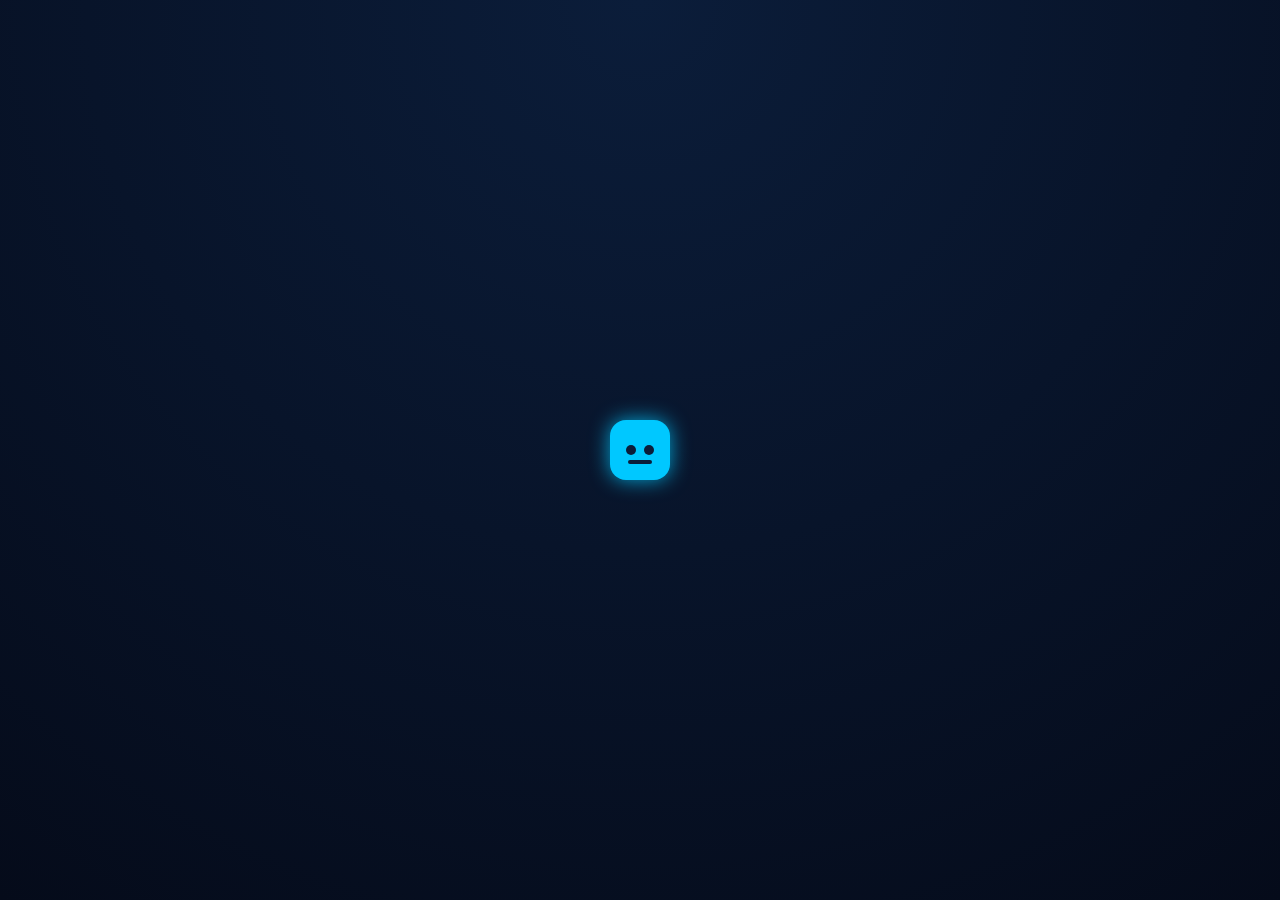
<file: index.html>
<!DOCTYPE html>
<html lang="tr">
<head>
<meta charset="UTF-8">
<title>KuramaMC</title>
<link href="https://fonts.googleapis.com/css2?family=Poppins:wght@600;800&display=swap" rel="stylesheet">
<style>
* {
    margin: 0;
    padding: 0;
    box-sizing: border-box;
    font-family: "Poppins", sans-serif;
}

body {
    background: radial-gradient(circle at top, #0b1d3a, #050b1a);
    height: 100vh;
    overflow: hidden;
    color: white;
    display: flex;
    align-items: center;
    justify-content: center;
}

/* Yazı */
.container {
    text-align: center;
    z-index: 2;
}

.word {
    display: inline-block;
    font-size: 64px;
    font-weight: 800;
    letter-spacing: 3px;
    text-transform: uppercase;
    color: #ffffff;
    text-shadow: 
        0 0 10px rgba(0, 200, 255, 0.6),
        0 0 30px rgba(0, 200, 255, 0.4);
    opacity: 0;
    transform: translateY(-120px);
    animation: slideDown 1s ease-out forwards;
}

.word:nth-child(1) { animation-delay: 0.2s; }
.word:nth-child(2) { animation-delay: 0.6s; }
.word:nth-child(3) { animation-delay: 1s; }

@keyframes slideDown {
    to {
        opacity: 1;
        transform: translateY(0);
    }
}

/* Karakter (robot) */
.robot {
    position: fixed;
    width: 60px;
    height: 60px;
    background: #00c8ff;
    border-radius: 16px;
    box-shadow: 0 0 20px rgba(0, 200, 255, 0.8);
    display: flex;
    align-items: center;
    justify-content: center;
    transition: transform 0.1s linear;
    z-index: 1;
}

.robot::before,
.robot::after {
    content: "";
    position: absolute;
    background: #0b1d3a;
    border-radius: 50%;
}

.robot::before {
    width: 10px;
    height: 10px;
    left: 16px;
}

.robot::after {
    width: 10px;
    height: 10px;
    right: 16px;
}

.mouth {
    position: absolute;
    bottom: 16px;
    width: 24px;
    height: 4px;
    background: #0b1d3a;
    border-radius: 4px;
}
</style>
</head>
<body>

<div class="container">
    <span class="word">Burada</span>
    <span class="word">Sona</span>
    <span class="word">Erdi.</span>
</div>

<div class="robot">
    <div class="mouth"></div>
</div>

<script>
const robot = document.querySelector(".robot");

let mouseX = window.innerWidth / 2;
let mouseY = window.innerHeight / 2;
let robotX = mouseX;
let robotY = mouseY;

// Mouse pozisyonu
document.addEventListener("mousemove", (e) => {
    mouseX = e.clientX;
    mouseY = e.clientY;
});

// Yumuşak takip (smooth follow)
function animate() {
    robotX += (mouseX - robotX) * 0.08;
    robotY += (mouseY - robotY) * 0.08;

    robot.style.left = robotX - 30 + "px";
    robot.style.top = robotY - 30 + "px";

    requestAnimationFrame(animate);
}

animate();
</script>

</body>
</html>
</file>
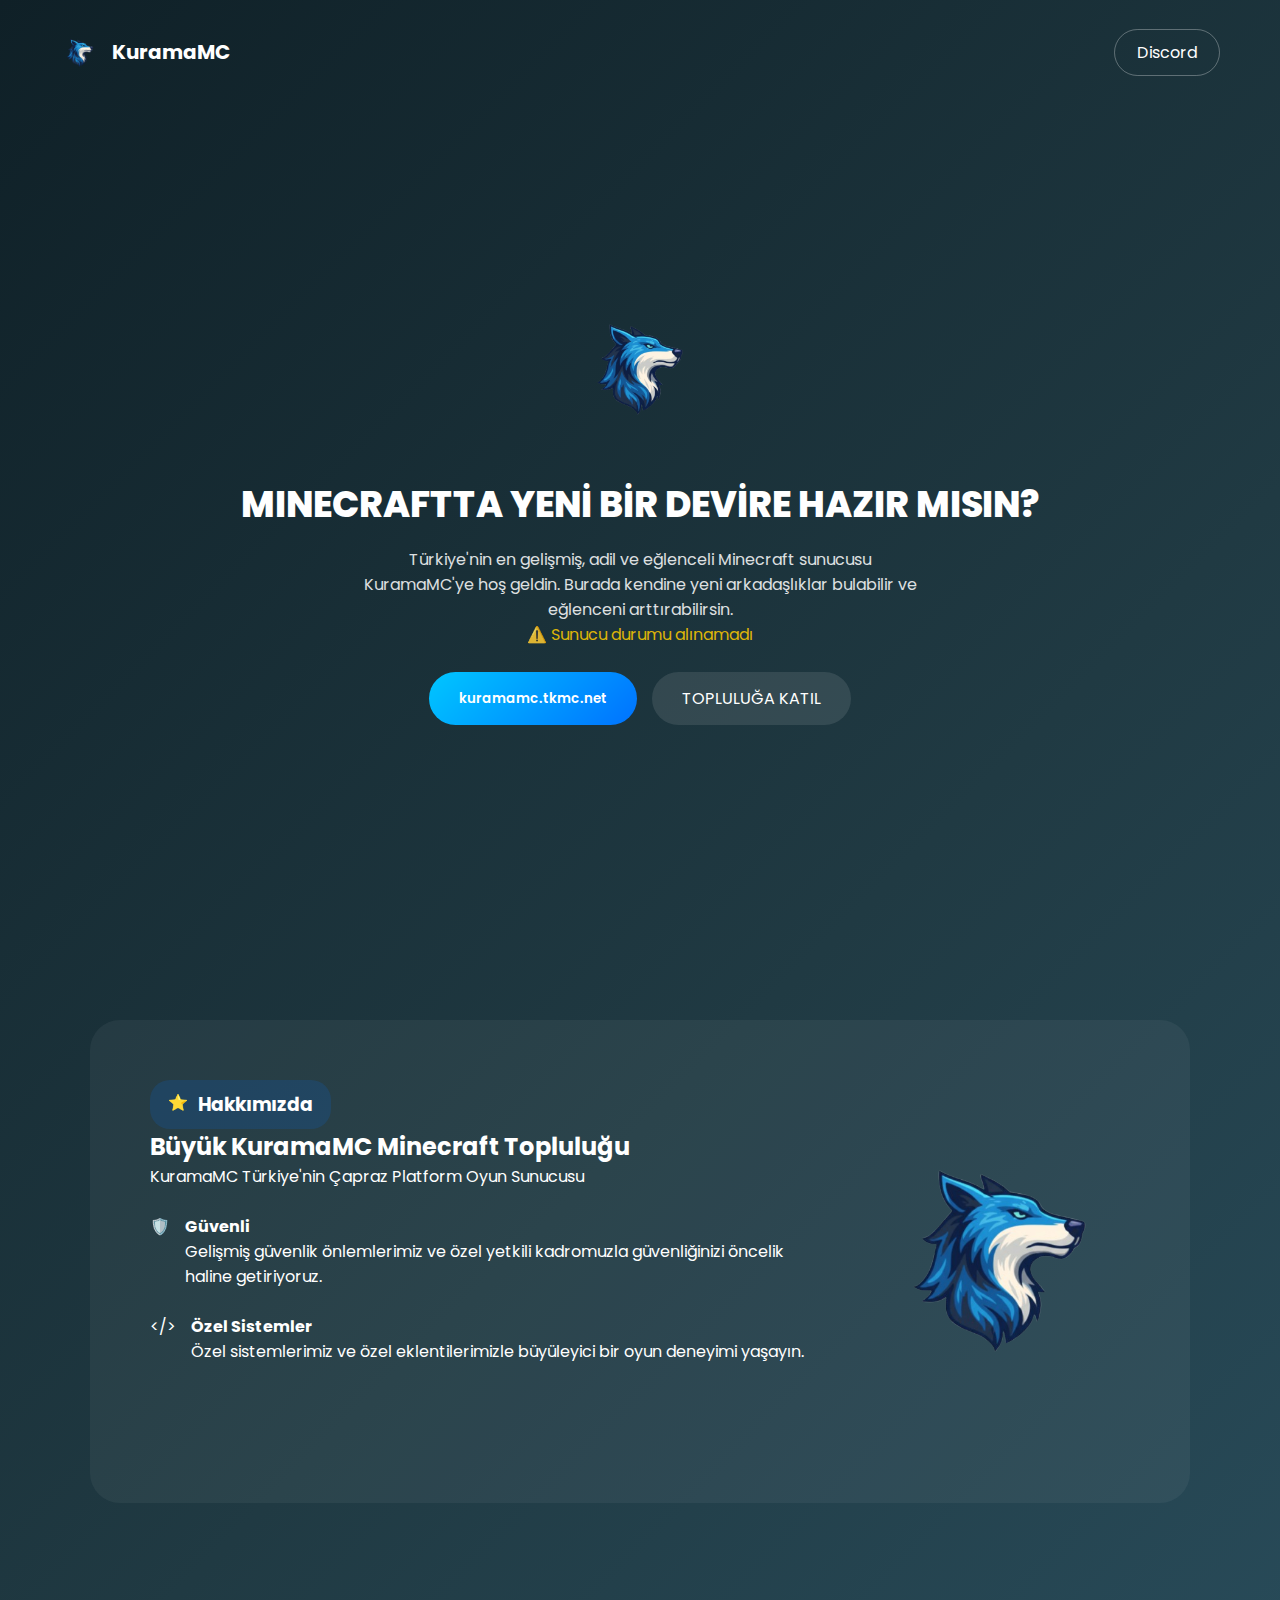
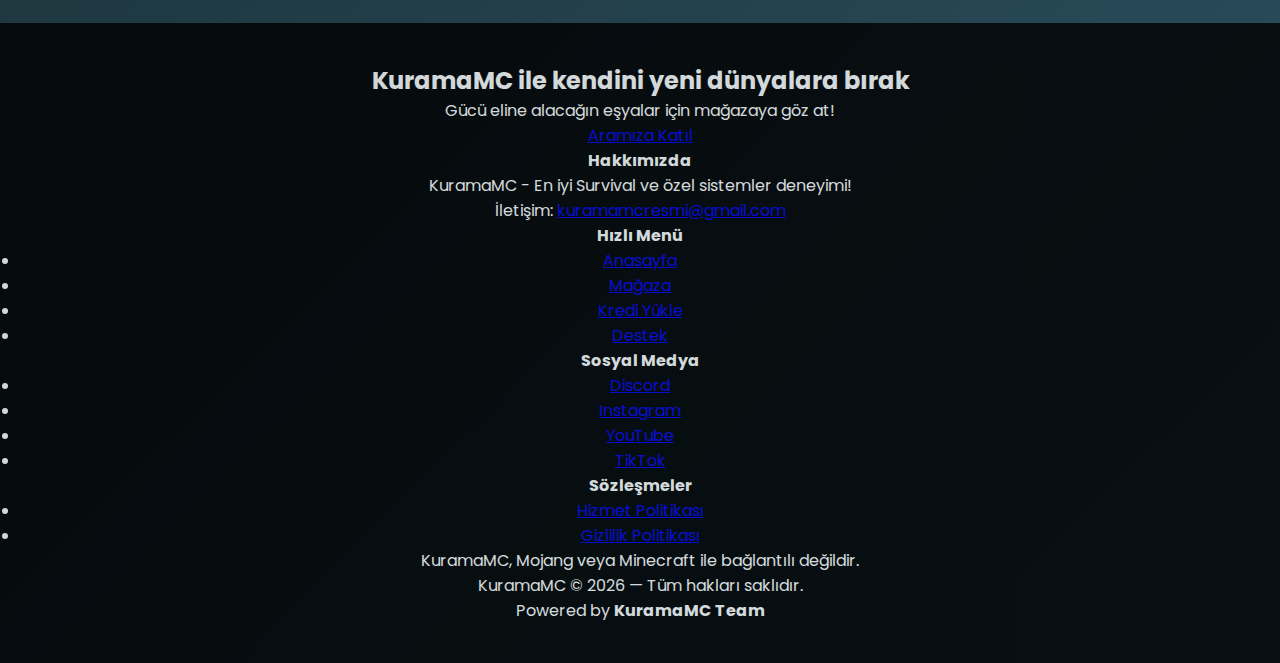
<file: site.html>
<!DOCTYPE html>
<html lang="tr">
<head>
  <meta charset="UTF-8" />
  <meta name="viewport" content="width=device-width, initial-scale=1.0"/>
  <title>KuramaMC</title>

  <link href="https://fonts.googleapis.com/css2?family=Poppins:wght@300;400;600;700;800&display=swap" rel="stylesheet">
  <link rel="stylesheet" href="style.css">
</head>
<body>

<header class="hero">
  <nav class="navbar">
    <div class="nav-left">
      <img src="assets/logo.png" class="nav-logo">
      <span class="logo-text">KuramaMC</span>
    </div>

    <!-- DISCORD NAVBAR -->
    <a href="https://dsc.gg/kuramamc" target="_blank" class="btn-outline">
      Discord
    </a>
  </nav>

  <div class="hero-content">
    <img src="assets/logo.png" class="main-logo">

    <h2>MINECRAFTTA YENİ BİR DEVİRE HAZIR MISIN?</h2>

    <p>
      Türkiye'nin en gelişmiş, adil ve eğlenceli Minecraft sunucusu<br>
      KuramaMC'ye hoş geldin. Burada kendine yeni arkadaşlıklar bulabilir ve
      eğlenceni arttırabilirsin.
    </p>

    <p id="server-status">Sunucu durumu yükleniyor...</p>

    <div class="buttons">
      <button class="btn-primary ip-button" onclick="copyIP()">
        kuramamc.tkmc.net
      </button>

      <!-- TOPLULUK BUTONU -->
      <a href="https://dsc.gg/kuramamc" target="_blank" class="btn-secondary">
        TOPLULUĞA KATIL
      </a>
    </div>
  </div>
</header>

<!-- HAKKIMIZDA -->
<section class="about-section">
  <div class="about-card">

    <div class="about-left">
      <div class="about-title">
        <span class="icon">⭐</span>
        <h3>Hakkımızda</h3>
      </div>

      <h2>Büyük KuramaMC Minecraft Topluluğu</h2>
      <p class="about-desc">
        KuramaMC Türkiye'nin Çapraz Platform Oyun Sunucusu
      </p>

      <div class="feature">
        <span class="feature-icon">🛡️</span>
        <div>
          <h4>Güvenli</h4>
          <p>
            Gelişmiş güvenlik önlemlerimiz ve özel yetkili kadromuzla
            güvenliğinizi öncelik haline getiriyoruz.
          </p>
        </div>
      </div>

      <div class="feature">
        <span class="feature-icon">&lt;/&gt;</span>
        <div>
          <h4>Özel Sistemler</h4>
          <p>
            Özel sistemlerimiz ve özel eklentilerimizle büyüleyici bir oyun
            deneyimi yaşayın.
          </p>
        </div>
      </div>
    </div>

    <div class="about-right">
      <img src="assets/logo.png" alt="KuramaMC Logo">
    </div>

  </div>
</section>

<!-- FOOTER -->
<footer class="footer">
  <div class="footer-container">

    <div class="footer-top">
      <h2>KuramaMC ile kendini yeni dünyalara bırak</h2>
      <p>Gücü eline alacağın eşyalar için mağazaya göz at!</p>

      <!-- FOOTER KATIL -->
      <a href="https://dsc.gg/kuramamc" target="_blank" class="footer-btn">
        Aramıza Katıl
      </a>
    </div>

    <div class="footer-grid">
      <div>
        <h4>Hakkımızda</h4>
        <p>KuramaMC - En iyi Survival ve özel sistemler deneyimi!</p>
        <p class="footer-mail">
          İletişim:
          <a href="mailto:kuramamcresmi@gmail.com">
            kuramamcresmi@gmail.com
          </a>
        </p>
      </div>

      <div>
        <h4>Hızlı Menü</h4>
        <ul>
          <li><a href="#">Anasayfa</a></li>
          <li><a href="#">Mağaza</a></li>
          <li><a href="#">Kredi Yükle</a></li>
          <li><a href="#">Destek</a></li>
        </ul>
      </div>

     <div>
  <h4>Sosyal Medya</h4>
  <ul>
    <li>
      <a href="https://dsc.gg/kuramamc" target="_blank">
        Discord
      </a>
    </li>

    <li>
      <a href="https://www.instagram.com/kuramamc_resmi/" target="_blank">
        Instagram
      </a>
    </li>

    <li>
      <a href="https://www.youtube.com/@kuramamcresmi" target="_blank">
        YouTube
      </a>
    </li>

    <li>
      <a href="https://www.tiktok.com/@kuramamc" target="_blank">
        TikTok
      </a>
    </li>
  </ul>
</div>


        </ul>
      </div>

      <div>
        <h4>Sözleşmeler</h4>
        <ul>
          <li><a href="#">Hizmet Politikası</a></li>
          <li><a href="#">Gizlilik Politikası</a></li>
        </ul>
      </div>
    </div>

    <div class="footer-bottom">
      <p>
        KuramaMC, Mojang veya Minecraft ile bağlantılı değildir.<br>
        KuramaMC © 2026 — Tüm hakları saklıdır.
      </p>
      <span>Powered by <strong>KuramaMC Team</strong></span>
    </div>

  </div>
</footer>

<div id="toast" class="toast">
  Sunucu IP Adresi Başarıyla Kopyalandı
</div>

<script src="script.js"></script>
</body>
</html>
</file>
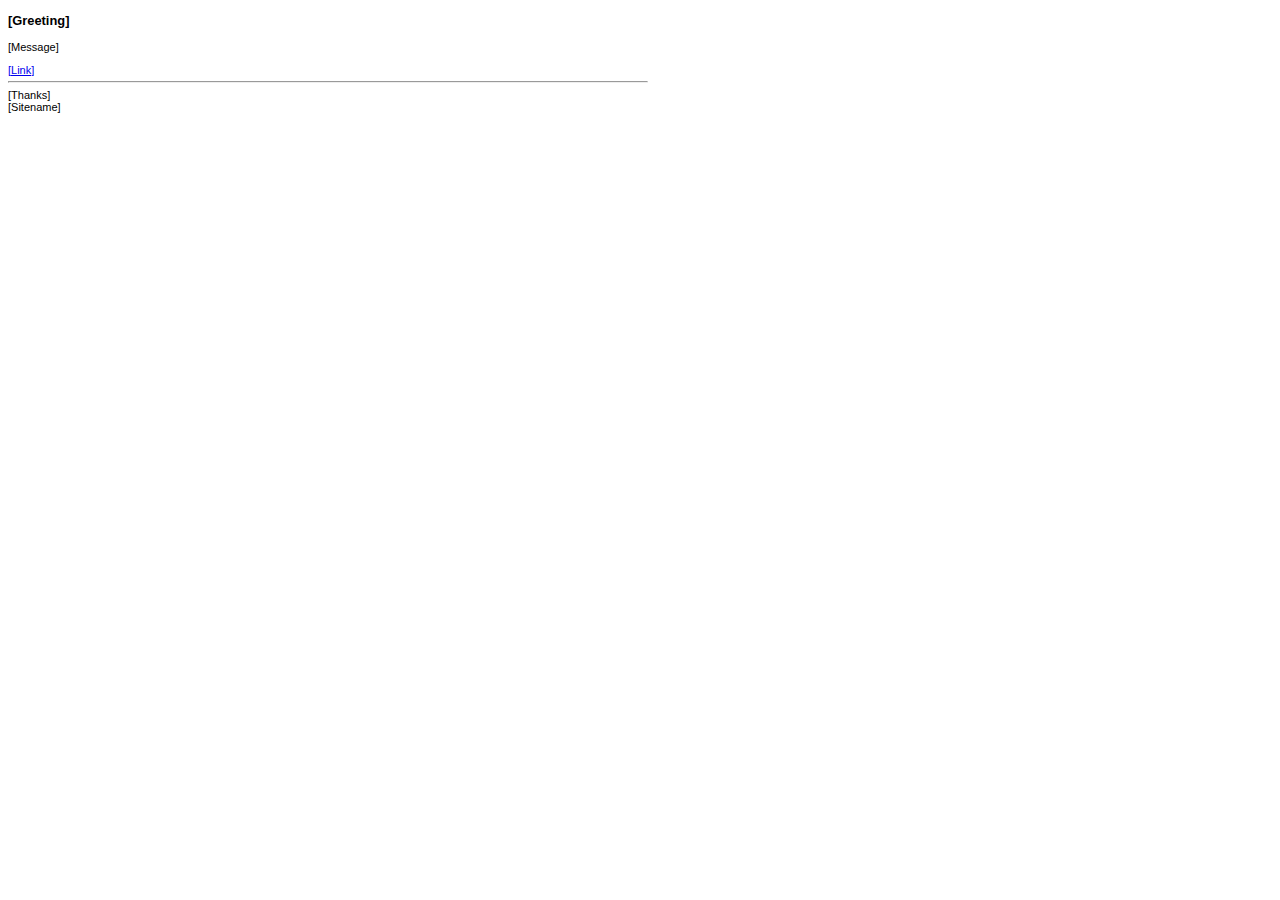
<file: email/api_register.html>
<!DOCTYPE HTML PUBLIC "-//W3C//DTD HTML 4.01 Transitional//EN" "http://www.w3.org/TR/html4/loose.dtd">
<html>
<head>
  <meta http-equiv="Content-Type" content="text/html; charset=iso-8859-1">
  <title>[Sitename] &bull; [Register]</title>
</head>
<body>
<div style="width: 640px; font-family: Arial, Helvetica, sans-serif; font-size: 11px;">
  <h3>[Greeting]</h3>
  <p>[Message]</p>
  <a href="[Link]">[Link]</a>
  <hr>
  [Thanks]<br />[Sitename]
</div>
</body>
</html>
</file>
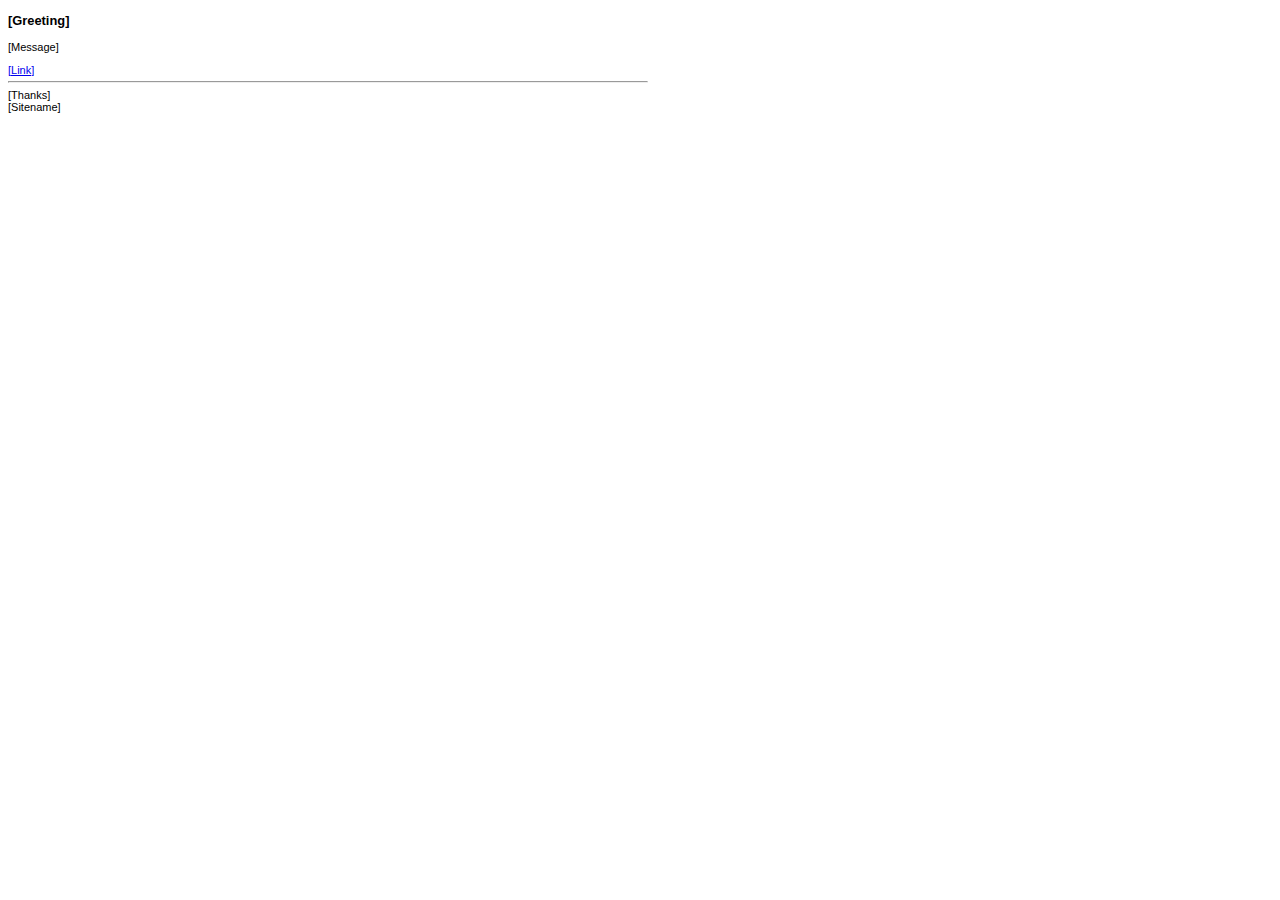
<file: email/change_password.html>
<!DOCTYPE HTML PUBLIC "-//W3C//DTD HTML 4.01 Transitional//EN" "http://www.w3.org/TR/html4/loose.dtd">
<html>
<head>
  <meta http-equiv="Content-Type" content="text/html; charset=iso-8859-1">
  <title>[Sitename] &bull; [ChangePassword]</title>
</head>
<body>
<div style="width: 640px; font-family: Arial, Helvetica, sans-serif; font-size: 11px;">
  <h3>[Greeting]</h3>
  <p>[Message]</p>
  <a href="[Link]">[Link]</a>
  <hr>
  [Thanks]<br />[Sitename]
</div>
</body>
</html>
</file>
<file: style.css>
html, body {
  width: 100%;
  overflow-x: hidden;
}

* {
  margin: 0;
  padding: 0;
  box-sizing: border-box;
  font-family: 'Poppins', sans-serif;
}

body {
  background: linear-gradient(135deg, #0f2027, #203a43, #2c5364);
  color: white;
}

/* HERO */
.hero {
  min-height: 100vh;
  display: flex;
  flex-direction: column;
}

/* NAVBAR */
.navbar {
  display: flex;
  justify-content: space-between;
  align-items: center;
  padding: 25px 60px;
}

.nav-left {
  display: flex;
  align-items: center;
  gap: 12px;
}

.nav-logo {
  width: 40px;
}

.logo-text {
  font-size: 20px;
  font-weight: 700;
}

.btn-outline {
  padding: 10px 22px;
  border: 1px solid rgba(255,255,255,0.3);
  border-radius: 30px;
  color: white;
  text-decoration: none;
}

.btn-outline:hover {
  background: white;
  color: black;
}

/* HERO CONTENT */
.hero-content {
  flex: 1;
  display: flex;
  flex-direction: column;
  align-items: center;
  justify-content: center;
  text-align: center;
  padding: 40px 20px;
}

.main-logo {
  width: 130px;
  margin-bottom: 20px;
  animation: float 4s ease-in-out infinite;
}

@keyframes float {
  0% { transform: translateY(0); }
  50% { transform: translateY(-15px); }
  100% { transform: translateY(0); }
}

.hero-content h2 {
  font-size: 36px;
  font-weight: 800;
  margin-bottom: 15px;
}

.hero-content p {
  max-width: 600px;
  opacity: 0.85;
}

/* BUTTONS */
.buttons {
  margin-top: 25px;
  display: flex;
  gap: 15px;
}

.btn-primary {
  padding: 14px 30px;
  border-radius: 30px;
  border: none;
  background: linear-gradient(135deg, #00c6ff, #0072ff);
  color: white;
  font-weight: 600;
  cursor: pointer;
}

.btn-secondary {
  padding: 14px 30px;
  border-radius: 30px;
  background: rgba(255,255,255,0.1);
  color: white;
  text-decoration: none;
}

/* ABOUT */
.about-section {
  padding: 120px 20px;
  display: flex;
  justify-content: center;
}

.about-card {
  max-width: 1100px;
  background: rgba(255,255,255,0.05);
  border-radius: 30px;
  padding: 60px;
  display: flex;
  gap: 50px;
}

.about-title {
  display: inline-flex;
  gap: 10px;
  background: rgba(0,114,255,0.15);
  padding: 10px 18px;
  border-radius: 20px;
}

.feature {
  display: flex;
  gap: 15px;
  margin-top: 25px;
}

.about-right img {
  width: 260px;
  animation: float 4s ease-in-out infinite;
}

/* FOOTER */
.footer {
  background: #000;
  padding: 40px 20px;
  text-align: center;
  opacity: 0.8;
}

/* TOAST */
.toast {
  position: fixed;
  top: 25px;
  right: 25px;
  transform: translateX(120%);
  background: linear-gradient(135deg, #00c6ff, #0072ff);
  padding: 14px 22px;
  border-radius: 10px;
  transition: transform 0.4s ease;
}

.toast.show {
  transform: translateX(0);
}

.discord-btn {
  display: flex;
  align-items: center;
  gap: 10px;

  padding: 10px 20px;
  border-radius: 30px;

  background: #5865F2;
  color: white;
  text-decoration: none;
  font-weight: 600;

  transition: 0.25s ease;
  box-shadow: 0 8px 25px rgba(88, 101, 242, 0.45);
}

.discord-btn img {
  width: 20px;
  height: 20px;
}

.discord-btn:hover {
  background: #4752C4;
  transform: translateY(-2px);
  box-shadow: 0 12px 35px rgba(88, 101, 242, 0.6);
}
</file>
